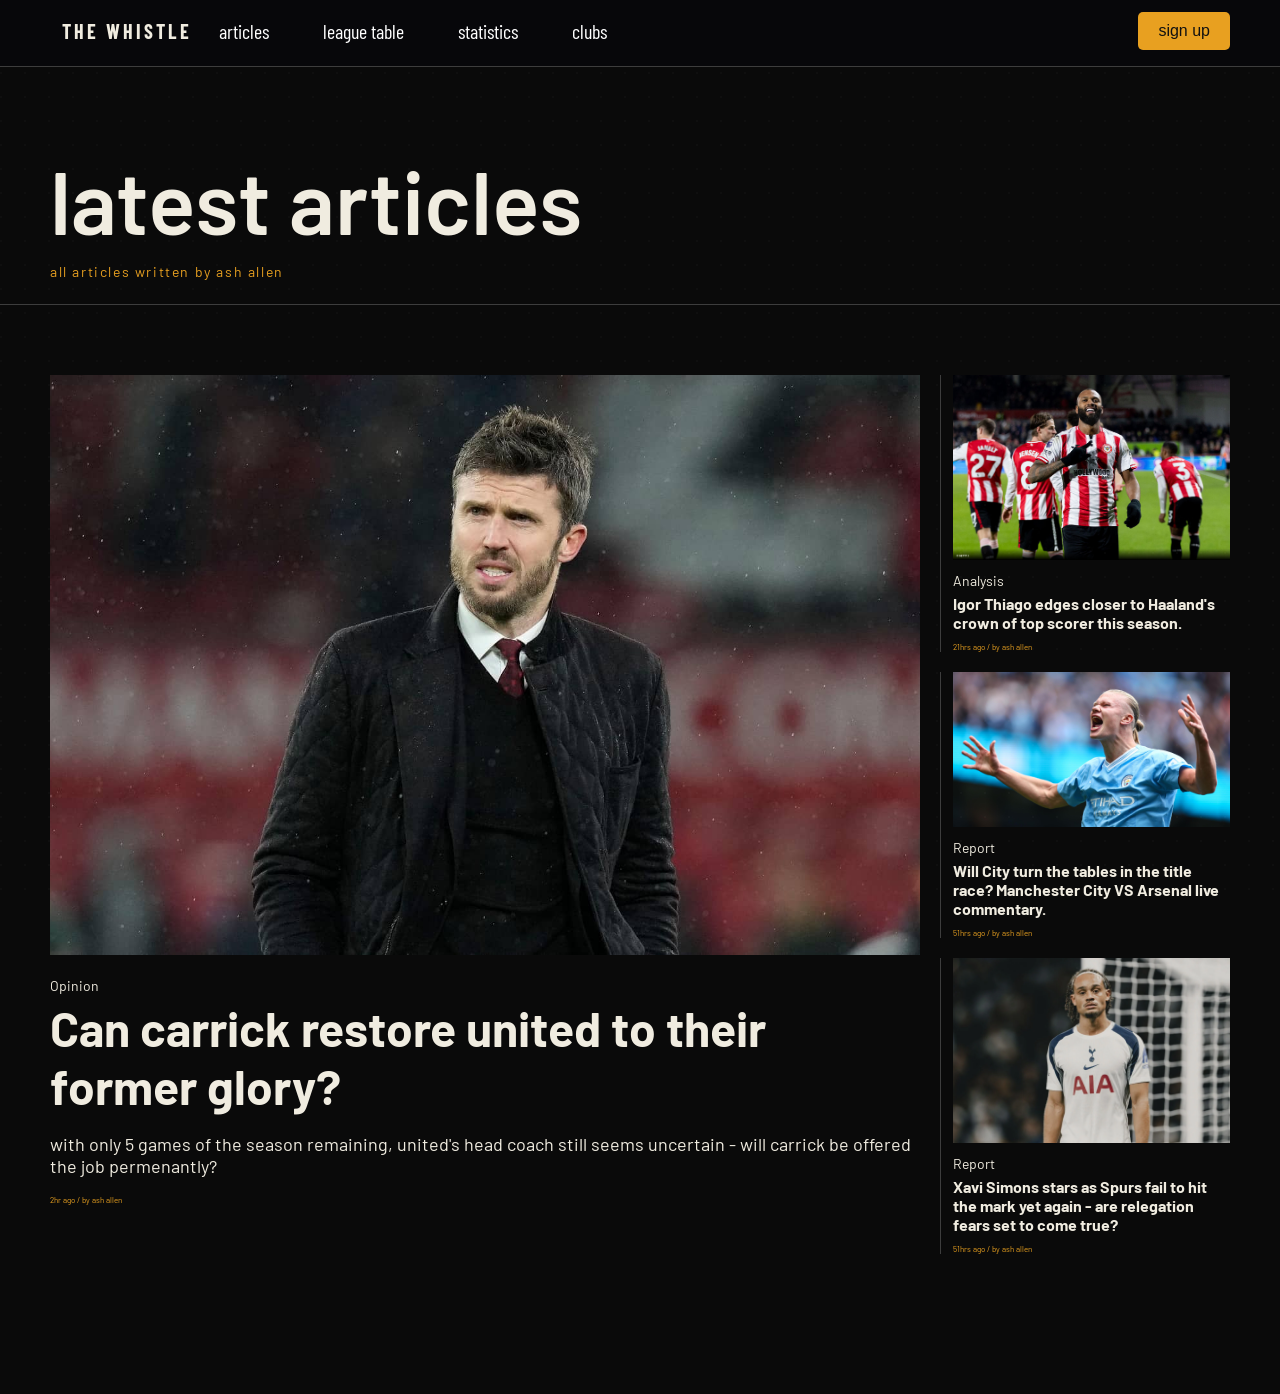
<file: articles.html>
<!DOCTYPE html>
<html lang="en">
<head>
<link rel="preconnect" href="https://fonts.googleapis.com">
<link rel="preconnect" href="https://fonts.gstatic.com" crossorigin>
<link href="https://fonts.googleapis.com/css2?family=Arimo:ital,wght@0,400..700;1,400..700&family=Barlow+Condensed:ital,wght@0,100;0,200;0,300;0,400;0,500;0,600;0,700;0,800;0,900;1,100;1,200;1,300;1,400;1,500;1,600;1,700;1,800;1,900&family=Barlow:ital,wght@0,100;0,200;0,300;0,400;0,500;0,600;0,700;0,800;0,900;1,100;1,200;1,300;1,400;1,500;1,600;1,700;1,800;1,900&family=Inconsolata:wght@200..900&display=swap" rel="stylesheet">
    <meta name="viewport" content="width=device-width, initial-scale=1.0">
    <link rel ="stylesheet" href ="styles.css">
    <title>IDK</title>
</head>
<body>
    <nav id ="navbar">
        <div class="navbar-inner">
            <div class="nav-logo">
                <a href="index.html">The Whistle</a>
            </div>
            <div class="nav-links">
                <div class="nav-item"><a href="articles.html">articles</a></div>
                <div class="nav-item"><a href="table.html">league table</a></div>
                <div class="nav-item"><a href="stati.html">statistics</a></div>
                <div class="nav-item"><a href="clubs.html">clubs</a></div>
            </div>
            <div class="nav-actions">
                <button id="sign-in-btn">sign up</button>
            </div>
        </div>
    </nav>
    <header class="header-block">
        <h1 class="main-header">latest articles</h1>
        <h2 class="sub-header">all articles written by ash allen</h2>
    </header>
    <main class="articles-grid-wrapper">
        <article class = "col1-hero-article">
            <img id ="col1-img"src="assets/images/michael-carrick-pictured-while-caretaker-boss-of-man-utd-in-december-2021.jpg" alt="Manchester United manager - Micheal carrick.">
            <span class="kicker">Opinion</span>
            <h3 class="col1-hero-header">Can carrick restore united to their former glory?</h3>
            <p class="col1-summary">with only 5 games of the season remaining, united's head coach still seems uncertain - will carrick be offered the job permenantly?</p>
            <p class="col-meta">2hr ago / by ash allen</p>
        </article>
        <div class="col2-wrap-grid">
            <section class = "col2-article1">
                <img src ="assets/images/1416440-igor-thiago-becomes-the-top-brazilian-scorer-in-a-premier-le.jpg" alt="Igor Thiago celebrating a goal for Brentford.">
                <span class="kicker">Analysis</span>
                <h3 class="article-headline">Igor Thiago edges closer to Haaland's crown of top scorer this season.</h3>
                <p class="col-meta">21hrs ago / by ash allen</p>
            </section>
            <section class = "col2-article2">
                <img src ="assets/images/haaaland.jpg" alt="Haaland celebrating a goal for City.">
                <span class="kicker">Report</span>
                <h3 class="article-headline">Will City turn the tables in the title race? Manchester City VS Arsenal live commentary.</h3>
                <p class="col-meta">51hrs ago / by ash allen</p>
            </section>
            <section class = "col2-article3">
                <img src ="assets/images/xavi-simons-998-1140x760.webp" alt="Igor Thiago celebrating a goal for Brentford.">
                <span class="kicker">Report</span>
                <h3 class="article-headline">Xavi Simons stars as Spurs fail to hit the mark yet again - are relegation fears set to come true?</h3>
                <p class="col-meta">51hrs ago / by ash allen</p>
            </section>
        </div>
        <div class="col3-wrap-grid">
            <h4 class="col3-header">Headlines</h4>
            <section class = "col3-article1">
                <span class="kicker">Analysis</span>
                <h3 class="article-headline">A look at this seasons highest xG overperformers this season.</h3>
                <p class="col-meta">2 days ago / by ash allen</p>
            </section>
            <section class = "col3-article2">
                <span class="kicker">Analysis</span>
                <h3 class="article-headline">A look at this seasons highest xG underperformers this season.</h3>
                <p class="col-meta">2 days ago / by ash allen</p>
            </section>
            <section class = "col3-article3">
                <span class="kicker">Opinion</span>
                <h3 class="article-headline">A look at this seasons highest xG overperformers this season.</h3>
                <p class="col-meta">2 days ago / by ash allen</p>
            </section>
            <section class = "col3-article4">
                <span class="kicker">Analysis</span>
                <h3 class="article-headline">A look at this seasons highest xG underperformers this season.</h3>
                <p class="col-meta">2 days ago / by ash allen</p>
            </section>
            <section class = "col3-article5">
                <span class="kicker">Report</span>
                <h3 class="article-headline">A look at this seasons highest xG overperformers this season.</h3>
                <p class="col-meta">2 days ago / by ash allen</p>
            </section>
            <section class = "col3-article6">
                <span class="kicker">Opinion</span>
                <h3 class="article-headline">A look at this seasons highest xG underperformers this season.</h3>
                <p class="col-meta">2 days ago / by ash allen</p>
            </section>
        </div>
    </main>
</body>
</html>
</file>
<file: styles.css>
/*Styling for whole document */

:root {
    --bg-page: #0a0a0a;
    --bg-surface: #131310;
    --bg-card: #0e0e0c;
    --bg-elevated: #25251e;
    --nav-bg: #07070a;
    --border: #3d3d3d;
    --accent: #e8a020;
    --accent-hover: #b87a0a;
    --text-primary: #f0ece0;
    --text-muted: #9a9488;
    --text-on-accent: #111111;
    font-size: 62.5%;
}


body {
    background-color: var(--bg-page);
    font-family: 'Barlow', sans-serif;
    margin: 0;
    position: relative;
    overflow-y: scroll;
}

body::before {
    content: '';
    position: fixed;
    inset: 0;
    background-image: url("data:image/svg+xml,%3Csvg width='24' height='24' viewBox='0 0 24 24' xmlns='http://www.w3.org/2000/svg'%3E%3Ccircle cx='1' cy='1' r='1' fill='%23ffffff'/%3E%3C/svg%3E");
    background-size: 24px 24px;
    opacity: 0.03;
    pointer-events: none;
    z-index: 0;
}


#navbar {
    padding-top: 6px;
    font-size: 2rem;
    font-family: 'Barlow Condensed', sans-serif;
    border-bottom: 1px solid var(--border);
    background-color: var(--nav-bg);
    position: relative;
    z-index: 1;
}

.nav-logo  a {
    text-decoration: none;
    color: var(--text-primary)
}

.nav-item {
    padding: 15px;
}

.navbar-inner {
    display: flex;
    align-items: center;
    max-width: 1296px;
    height: 50px;
    margin: 0 auto;
    margin-bottom: 10px;
    padding: 0 50px;
    text-decoration: none;
    border-radius: 15px;
    color: var(--text-primary);
}

.nav-item a,
.nav-item a:visited,
.nav-item a:active {
    color:  white;;
    text-decoration: none;
}

.nav-item a:hover {
    color: var(--accent);
}
.nav-logo {
    font-size: 2rem;
    font-weight: 700;
    font-family: 'Barlow Condensed', sans-serif;
    text-transform: uppercase;
    letter-spacing: 0.15em;
    color: var(--text-primary);
    padding: 5px 12px;
}

.nav-logo img {
    height: 40px;
    width: auto;
}

.nav-links {
    display: flex;
    align-items: center;
    gap: 24px;
    margin-left: 150px;

}

.nav-actions {
    margin-left: auto;
}



.wrapper {
    margin: 0 auto;
    max-width: 65rem;
}

.table_header {
    margin-top: 20px;
    margin-bottom: 20px;
    background-color: #4E93FE;
    height: 80px;
    padding: 10px 0
}

.table_header h1{
    color: white;
}


#sign-in-btn {
    background-color: var(--accent);
    color: var(--text-on-accent);
    border: none;
    padding: 10px 20px;
    border-radius: 5px;
    cursor: pointer;
    font-size: 1.6rem;
}

.btn-follow {
    background-color: var(--text-primary);
    color: #0a0a0f;
    border: 1px solid var(--text-primary);
    font-weight: 600;
}

.btn-website {
    background-color: transparent;
    color: var(--text-primary);
    border: 1px solid var(--text-muted);
    align-self: flex-start;
}


#sign-in-btn:hover {
    background-color: var(--accent-hover);
}

.header-block {
    max-width: 1296px;
    margin: 80px auto 20px;
    padding: 0 50px 2.4rem;
    border-bottom: 1px solid var(--border);
}

.main-header {
    font-size: 11.5rem;
    font-weight: 600;
    color: var(--text-primary);
    margin: 0;
}

.sub-header {
    font-size: 1.4rem;
    font-weight: 400;
    letter-spacing: 0.2ch;
    color: var(--accent);
    margin: 1rem 0 0 0;
}


.clubs-grid-container {
    display: grid;
    max-width: 1296px;
    align-items: stretch;
    margin: 0 auto;
    margin-top: 50px;
    grid-template-columns: repeat(auto-fit, minmax(300px, 1.4fr));
    gap: 30px;
    padding: 0 50px;
}


.club-card {
    display: flex;
    flex-direction: row;
    background-color: var(--bg-card);
    color: var(--text-primary);
    padding: 10px;
    align-items: center;
    margin: 0;
    gap: 10px;
    height: 80px;
    border-radius: 10px;
    border: 1px solid var(--border);
    position: relative;
    z-index: 1;
}


.club-card:hover {
    border: 1px solid var(--accent);
}

.card-info {
    display: flex;
    flex-direction: column;
    justify-content: center;
    gap: 8px;
    flex-grow: 1;
}


.standing {
    font-size: 3rem;
    font-weight: 700;
    font-family: 'Barlow Condensed', sans-serif;
    color: var(--accent);
    min-width: 3.5rem;
    text-align: center;
    line-height: 1;
}

#standings-header {
    font-size: 20px;
}


.club-names {
    font-weight: 500;
}

.club-card img {
    width: 50px;
    height: 50px;
    object-fit: contain;

}

.club-card h3 {
    margin: 0;
    font-size: 2.4rem;
}

.club-card button {
    padding: 6px 14px;
    border-radius: 4px;
    font-size: 1.2rem;
    cursor: pointer;
    font-family: 'Barlow', sans-serif;
}

.card-link-wrap {
    display: flex;
    gap: 10px;
}

/* starting articles styling - grid formation*/

.articles-grid-wrapper {
    display: grid;
    margin: 70px auto;
    gap: 50px;
    grid-template-columns: 3fr 1fr;
    max-width: 1296px;
    padding: 0 50px 50px;
    min-height: calc(100vh - 210px)
}

/* universal styles for this section */
.col-meta {
    color: var(--accent);
    font-size: 1.2rem;
}

.articles-grid-wrapper img {
    width: 100%;
    object-fit: cover;
}


/* styling column 1 - hero section of the grid */
.col1-hero-header {
    font-size: 6.4rem;
    color: var(--text-primary);
    margin-bottom: 10px;
    margin-top: 5px;
}

.col1-summary {
    color: var(--text-primary);
    font-size: 1.8rem;
}

.col1-hero-article {
    min-width: 0;
}

.col1-hero-article img {
    aspect-ratio: 3 / 2;
    object-fit: cover;
    margin-bottom: 20px;
}

/* hover states */
.col1-hero-article:hover > .col1-hero-header {
    text-decoration: underline;
}

/* styling column 1 - end */

/* styling column 2 - start */


.article-headline {
    font-size: 1.7rem;
    color: var(--text-primary);
    margin-top: 5px;
    margin-bottom: 10px;
}

.col2-wrap-grid > * {
    margin-bottom: 20px;
    border-left: 1px solid var(--border);
    padding-left: 12px;
}

.col2-wrap-grid img {
    margin-bottom: 10px;
}

/* styling column 2 - end */


/* styling column 3 - start */
.col3-wrap-grid {
    display: flex;
    flex-direction: column;
    gap: 10px;
    justify-content: start;
    margin:0 auto;
    display: none;
    }

.col3-wrap-grid > *:not(h4) {
    border-left: 1px solid var(--border);
    padding-left: 12px;
}



.col3-header {
    font-size: 2.4rem;
    color: var(--accent);
    margin-bottom: 20px;
    font-weight: 100;
}

.kicker {
    font-size: 1.4rem;
    color: var(--text-primary);
    margin-bottom: 5px;
    }

/* hover states */
.col3-wrap-grid section:hover > h3 {
    text-decoration: underline;
}


/* styling column 3 - end */

/* hover states */
.col2-wrap-grid section:hover > h3 {
    text-decoration: underline;
}

/* media queries - 768px - articles */

@media (max-width: 768px) {
    .articles-grid-wrapper {
        grid-template-columns: 1fr;
        gap:55px;
        padding: 10px 20px;
        margin-top: 25px;
}

    .main-header {
        font-size: 6.2rem;
        margin: 0px;
    }

    .col1-hero-header {
        font-size: 3.2rem;
    }

    .col3-wrap-grid {
        flex-direction: column;
        flex-wrap: wrap;
        gap: 20px;
        margin: 0;
        display: none;
        /*styling is incase i change my mind and want it to appear */
    }

    .header-block {
        margin-top: 20px;
    }

    .nav-links {
        display: none;
    }
} 

/* media queries - 769px to 1200px - articles */
@media (min-width: 769px) and (max-width: 1300px) {
    .col1-hero-header {
        font-size: 4.8rem;
    }

    .col1-hero-article {
        min-width: 0;
    }

    .nav-links {
        margin: 0;
    }



    .col3-header {
        font-size: 1.9rem;
    }

    .col-meta {
        font-size: 0.8rem;
    }

    .main-header {
        font-size: 8.8rem;
    }

    .article-headline {
        font-size: 1.6rem;
    }

    .articles-grid-wrapper {
        grid-template-columns: 3fr 1fr;
        gap: 20px;
    }

    .col3-wrap-grid {
        display: none;
    }

}
</file>
